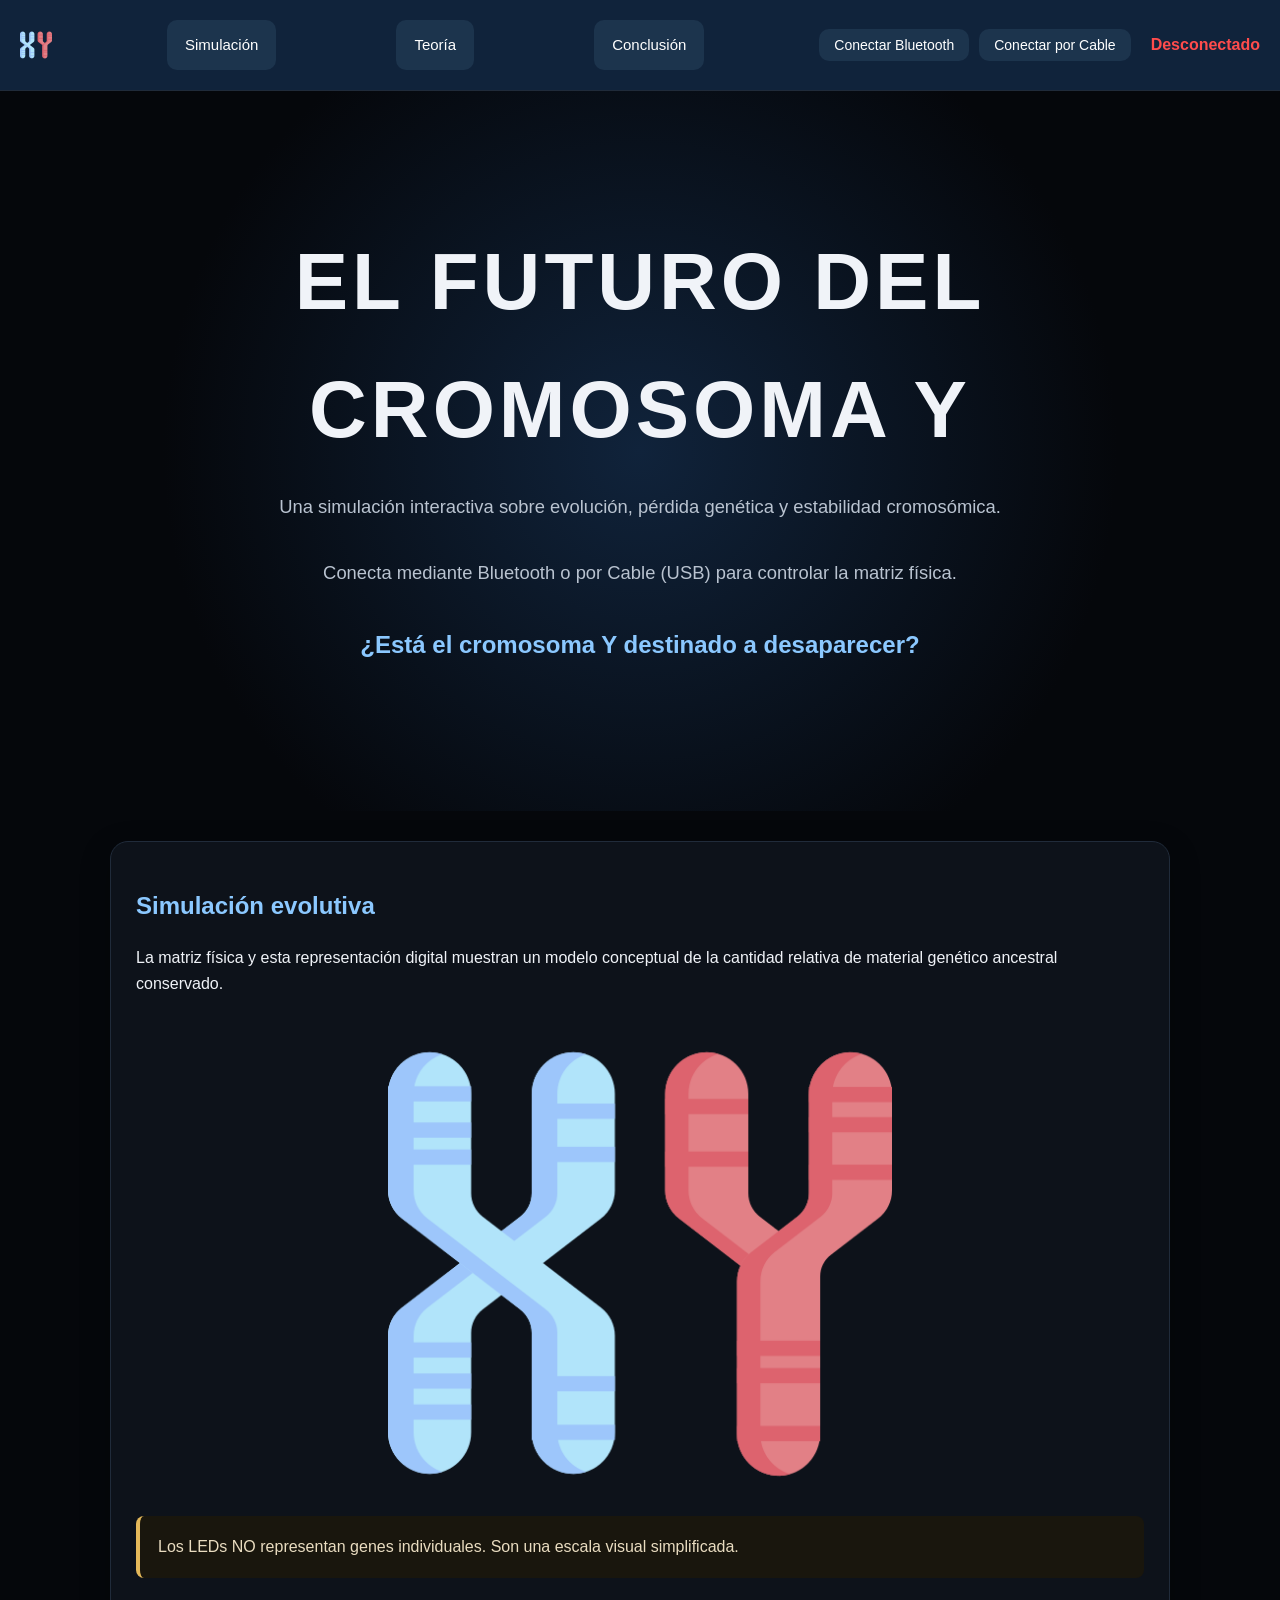
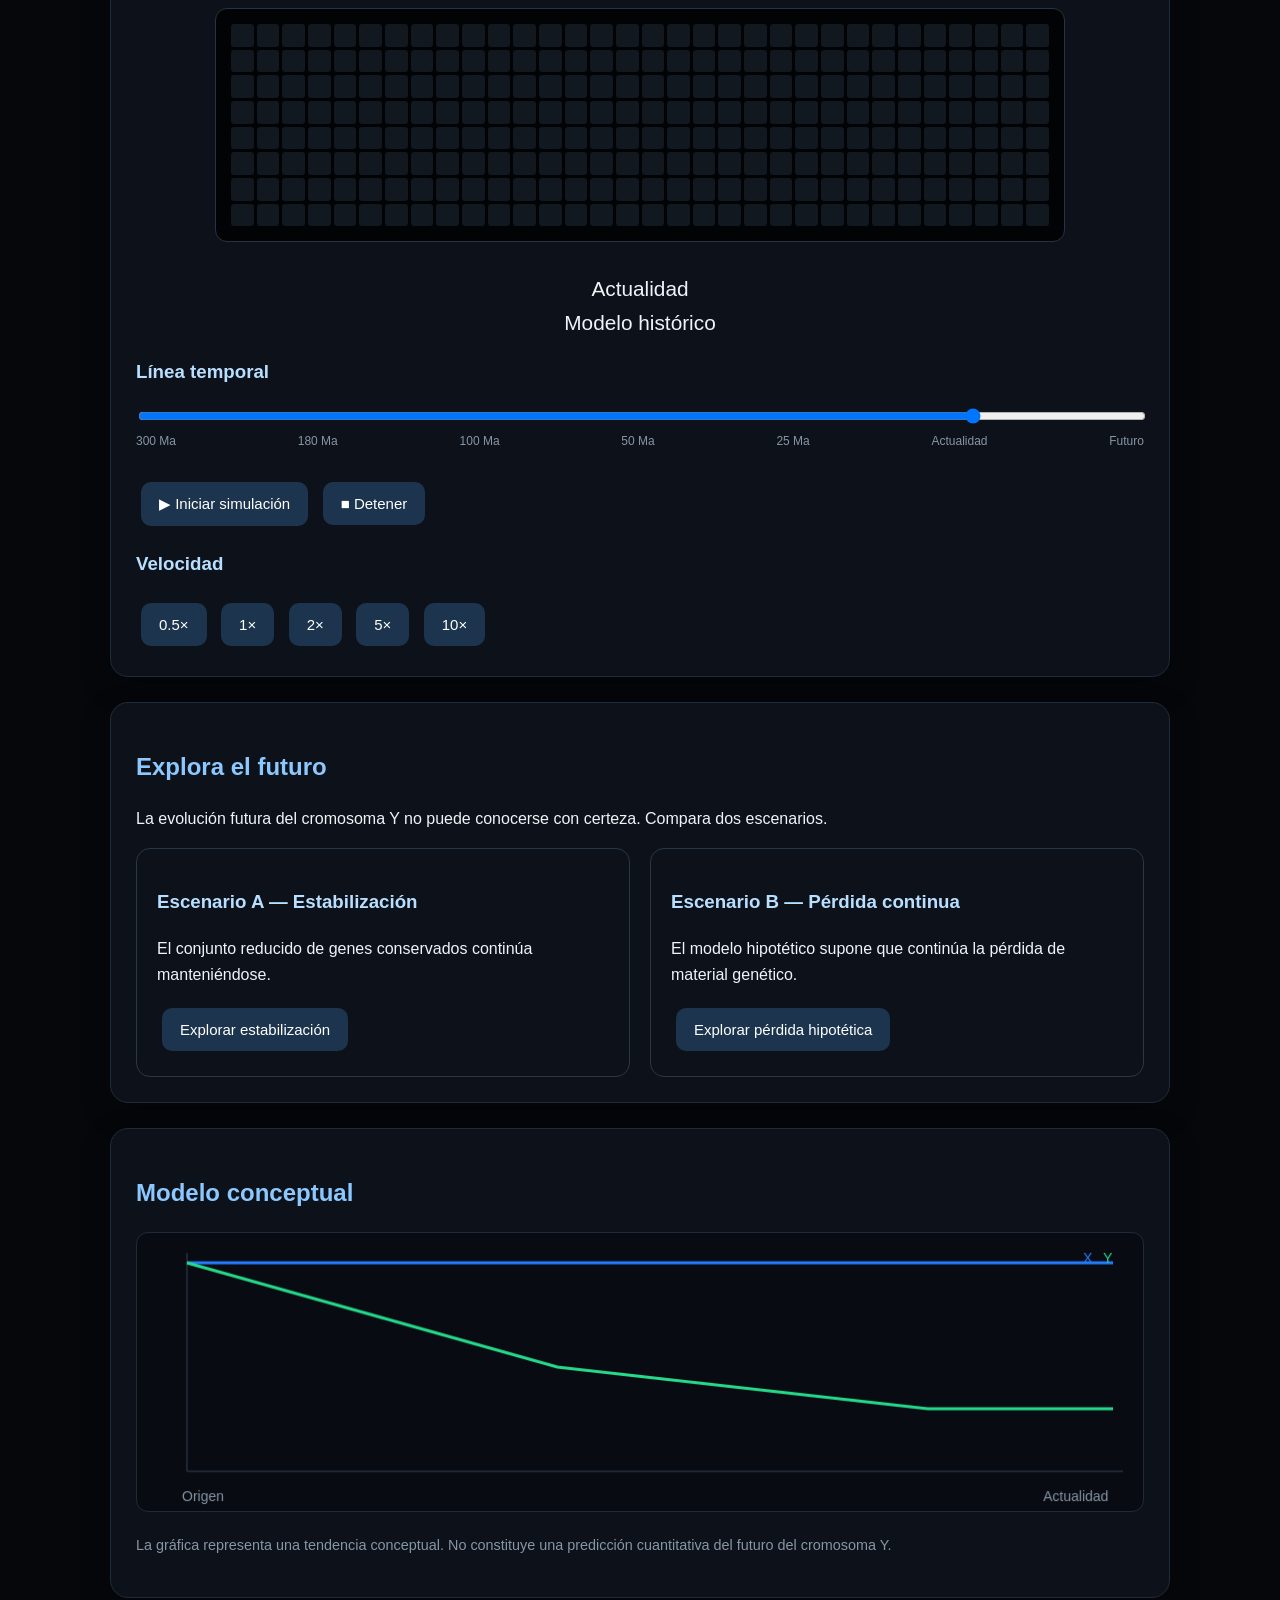
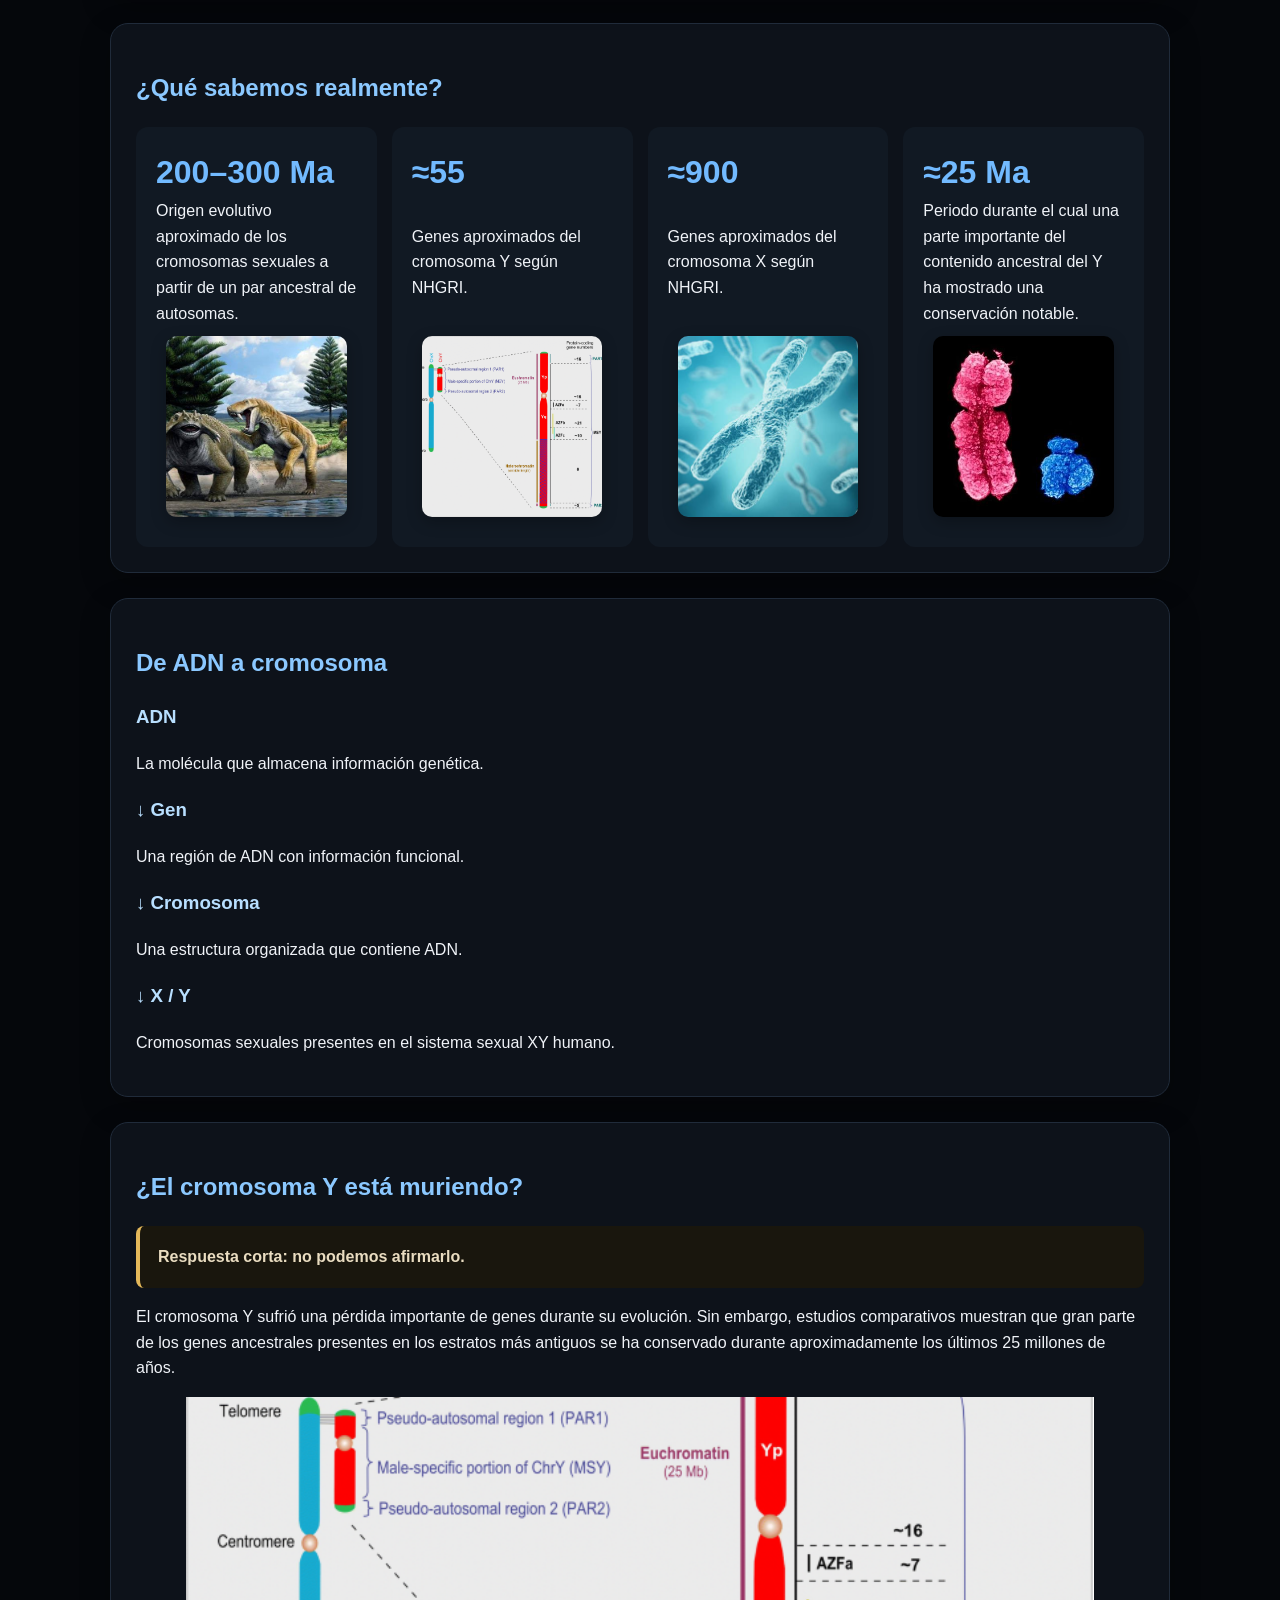
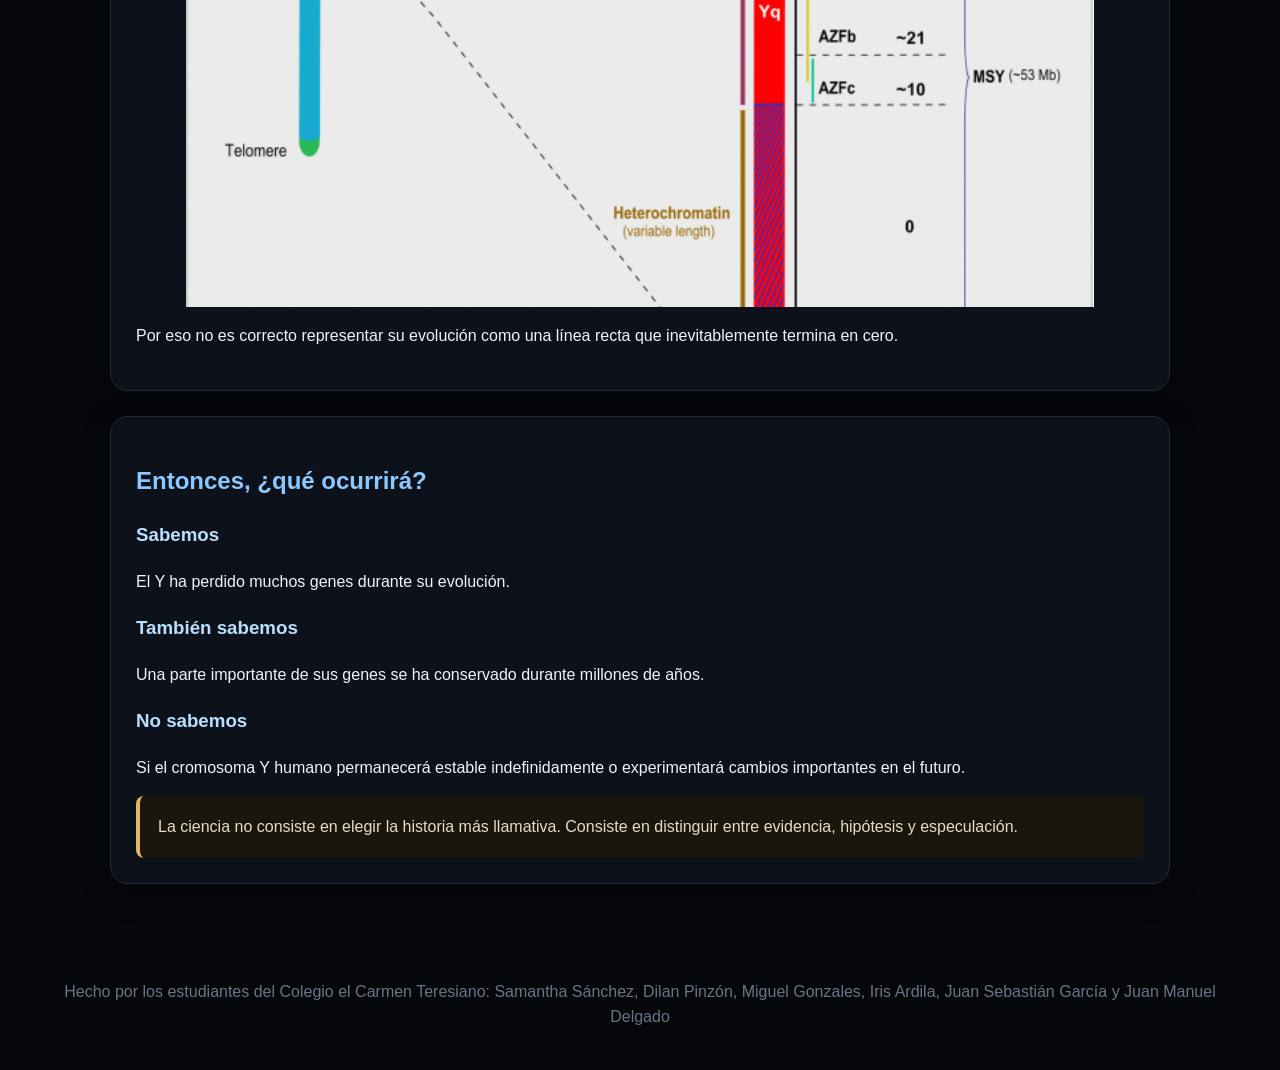
<file: index.html>
<!DOCTYPE html>
<html lang="es">
<head>
  <meta charset="UTF-8">
  <meta name="viewport" content="width=device-width, initial-scale=1.0">
  <title>El futuro del cromosoma Y</title>
  <link rel="stylesheet" href="styles.css">
</head>

<body>
  <nav class="navbar">
    <img src="cromosomas.png" class="icon">
    
    <a class="button nav-button" href="#simulación-evolutiva">Simulación</a>
    <a class="button nav-button" href="#teoría">Teoría</a>
    <a class="button nav-button" href="#conclusión">Conclusión</a>

    <div class="nav-controls">
      <button onclick="connectBLE()">Conectar Bluetooth</button>
      <button onclick="connectSerial()">Conectar por Cable</button>
      <span id="connectionStatus" style="color: #ff4c4c; font-weight: bold; margin-left: 10px;">Desconectado</span>
    </div>
  </nav>

  <header>
    <h1>EL FUTURO DEL CROMOSOMA Y</h1>
    <p>Una simulación interactiva sobre evolución, pérdida genética y estabilidad cromosómica.</p>
    <p>Conecta mediante Bluetooth o por Cable (USB) para controlar la matriz física.</p>
    <h2>¿Está el cromosoma Y destinado a desaparecer?</h2>
  </header>

  <div class="container">
    <section class="card" id="simulación-evolutiva">
      <h2>Simulación evolutiva</h2>
      <p>La matriz física y esta representación digital muestran un modelo conceptual de la cantidad relativa de material genético ancestral conservado.</p>

      <img src="cromosomas.png" class="small-img">

      <div class="warning">Los LEDs NO representan genes individuales. Son una escala visual simplificada.</div>

      <div class="matrix" id="matrix"></div>

      <div class="status">
        <span id="timeName">Actualidad</span><br>
        <span id="statusText">Modelo histórico</span>
      </div>
    
      <h3>Línea temporal</h3>
      <input type="range" id="timeline" min="0" max="6" step="1" value="5" oninput="changeTimeline(this.value)">

      <div class="timelineLabels">
        <span>300 Ma</span><span>180 Ma</span><span>100 Ma</span><span>50 Ma</span><span>25 Ma</span><span>Actualidad</span><span>Futuro</span>
      </div>

      <br>
      <button onclick="startSimulation()">▶ Iniciar simulación</button>
      <button onclick="stopSimulation()">■ Detener</button>
      <h3>Velocidad</h3>
      <button onclick="setSpeed(.5)">0.5×</button>
      <button onclick="setSpeed(1)">1×</button>
      <button onclick="setSpeed(2)">2×</button>
      <button onclick="setSpeed(5)">5×</button>
      <button onclick="setSpeed(10)">10×</button>
    </section>

    <section class="card">
      <h2>Explora el futuro</h2>
      <p>La evolución futura del cromosoma Y no puede conocerse con certeza. Compara dos escenarios.</p>

      <div class="scenario">
        <div class="scenarioBox">
          <h3>Escenario A — Estabilización</h3>
          <p>El conjunto reducido de genes conservados continúa manteniéndose.</p>
          <button onclick="setScenario(1)">Explorar estabilización</button>
        </div>

        <div class="scenarioBox">
          <h3>Escenario B — Pérdida continua</h3>
          <p>El modelo hipotético supone que continúa la pérdida de material genético.</p>
          <button onclick="setScenario(2)">Explorar pérdida hipotética</button>
        </div>
      </div>
    </section>

    <section class="card">
      <h2>Modelo conceptual</h2>
      <canvas id="graph" class="graph"></canvas>
      <p class="small">La gráfica representa una tendencia conceptual. No constituye una predicción cuantitativa del futuro del cromosoma Y.</p>
    </section>

    <section class="card" id="teoría">
      <h2>¿Qué sabemos realmente?</h2>

      <div class="stats">
        <div class="stat"><strong>200–300 Ma</strong>Origen evolutivo aproximado de los cromosomas sexuales a partir de un par ancestral de autosomas. <img class="big-img radius-corners square" src="Synapsids.jfif"></div>
        <div class="stat"><strong>≈55</strong>Genes aproximados del cromosoma Y según NHGRI. <img class="big-img radius-corners square" src="perdida-cromosoma.png"></div>
        <div class="stat"><strong>≈900</strong>Genes aproximados del cromosoma X según NHGRI. <img class="big-img radius-corners square" src="cromosoma-x.jfif"></div>
        <div class="stat"><strong>≈25 Ma</strong>Periodo durante el cual una parte importante del contenido ancestral del Y ha mostrado una conservación notable. <img class="big-img radius-corners square" src="comparación-cromosomas.jfif"></div>
       </div>
      </section>

    <section class="card">
      <h2>De ADN a cromosoma</h2>
      <h3>ADN</h3>
      <p>La molécula que almacena información genética.</p>
      <h3>↓ Gen</h3>
      <p>Una región de ADN con información funcional.</p>
      <h3>↓ Cromosoma</h3>
      <p>Una estructura organizada que contiene ADN.</p>
      <h3>↓ X / Y</h3>
      <p>Cromosomas sexuales presentes en el sistema sexual XY humano.</p>
    </section>

    <section class="card" id="conclusión">
      <h2>¿El cromosoma Y está muriendo?</h2>

      <div class="warning"><strong>Respuesta corta: no podemos afirmarlo.</strong></div>

      <p>El cromosoma Y sufrió una pérdida importante de genes durante su evolución. Sin embargo, estudios comparativos muestran que gran parte de los genes ancestrales presentes en los estratos más antiguos se ha conservado durante aproximadamente los últimos 25 millones de años.</p>
      <img src="perdida-cromosoma.png" class="big-img rectangle">
      <p>Por eso no es correcto representar su evolución como una línea recta que inevitablemente termina en cero.</p>
    </section>

    <section class="card">
      <h2>Entonces, ¿qué ocurrirá?</h2>
      <h3>Sabemos</h3>
      <p>El Y ha perdido muchos genes durante su evolución.</p>
      <h3>También sabemos</h3>
      <p>Una parte importante de sus genes se ha conservado durante millones de años.</p>
      <h3>No sabemos</h3>
      <p>Si el cromosoma Y humano permanecerá estable indefinidamente o experimentará cambios importantes en el futuro.</p>

      <div class="warning">La ciencia no consiste en elegir la historia más llamativa. Consiste en distinguir entre evidencia, hipótesis y especulación.</div>
      </section>

    </div>

  <footer>
    Hecho por los estudiantes del Colegio el Carmen Teresiano: Samantha Sánchez, Dilan Pinzón, Miguel Gonzales, Iris Ardila, Juan Sebastián García y Juan Manuel Delgado 
  </footer>

  <script src="script.js"></script>
</body>
</html>
</file>
<file: styles.css>
* {
  box-sizing: border-box;
}

body {
  margin: 0;
  font-family: Arial, Helvetica, sans-serif;
  background: #05070b;
  color: #f0f3f8;
  line-height: 1.6;
}

.navbar {
  display: flex;
  justify-content: space-between;
  align-items: center;
  background: #10233b;
  padding: 15px 20px;
  border-bottom: 1px solid #202b3a;
}

.navbar h2 {
  margin: 0;
  color: #8bc8ff;
  font-size: 1.2rem;
}

.nav-controls {
  display: flex;
  gap: 10px;
  align-items: center;
}

.nav-controls input {
  padding: 8px;
  border-radius: 6px;
  border: 1px solid #273445;
  background: #020305;
  color: white;
  width: 250px;
}

.nav-controls button {
  margin: 0;
  padding: 8px 15px;
  font-size: 14px;
}

header {
  min-height: 80vh;
  display: flex;
  flex-direction: column;
  justify-content: center;
  align-items: center;
  text-align: center;
  padding: 40px 20px;
  background: radial-gradient(circle at center, #10233b, #05070b 65%);
}

header h1 {
  font-size: clamp(2.2rem, 7vw, 5rem);
  margin: 0;
  letter-spacing: 4px;
}

header p {
  max-width: 750px;
  font-size: 1.15rem;
  color: #b9c3d0;
}

.container {
  max-width: 1100px;
  margin: auto;
  padding: 30px 20px;
}

.card {
  background: #0d121a;
  border: 1px solid #202b3a;
  border-radius: 18px;
  padding: 25px;
  margin-bottom: 25px;
  box-shadow: 0 10px 30px rgba(0,0,0,.25);
}

h2 {
  color: #8bc8ff;
}

h3 {
  color: #b8dfff;
}

button, .button {
  text-decoration: none;
  border: none;
  border-radius: 10px;
  padding: 13px 18px;
  margin: 5px;
  background: #1c344d;
  color: white;
  cursor: pointer;
  font-size: 15px;
  transition: all 0.3s ease
}

button:hover, .button:hover {
  background: #295477;
  transform: scale(1.2);
}

button.active {
  background: #357bb5;
}

.timeline {
  width: 100%;
}

input[type=range] {
  width: 100%;
}

.timelineLabels {
  display: flex;
  justify-content: space-between;
  color: #8795a5;
  font-size: 12px;
}

.status {
  text-align: center;
  font-size: 1.3rem;
  margin: 15px;
}

.matrix {
  display: grid;
  grid-template-columns: repeat(32, 1fr);
  gap: 3px;
  max-width: 850px;
  margin: 30px auto;
  padding: 15px;
  background: #020305;
  border: 1px solid #273445;
  border-radius: 12px;
}

.pixel {
  aspect-ratio: 1;
  border-radius: 3px;
  background: #111820;
  transition: .15s;
}

.pixel.x {
  background: #267cff;
  box-shadow: 0 0 8px #267cff;
}

.pixel.y {
  background: #26d98b;
  box-shadow: 0 0 8px #26d98b;
}

.graph {
  width: 100%;
  height: 280px;
  background: #080c12;
  border-radius: 12px;
  border: 1px solid #202b3a;
}

.stats {
  display: grid;
  grid-template-columns: repeat(auto-fit, minmax(180px, 1fr));
  gap: 15px;
}

.stat {
  display: flex;
  flex-direction: column;
  justify-content: space-between;
  background: #111923;
  padding: 20px;
  border-radius: 12px;
  transition: all 0.3s ease-in;
}

.stat:hover {
    transform: scale(1.1);
}

.stat strong {
  display: block;
  font-size: 2rem;
  color: #72baff;
}

.warning {
  padding: 18px;
  border-left: 4px solid #e4b85a;
  background: #19160d;
  color: #e9dcc0;
  border-radius: 8px;
}

.scenario {
  display: grid;
  grid-template-columns: 1fr 1fr;
  gap: 20px;
}

.scenarioBox {
  padding: 20px;
  border: 1px solid #293747;
  border-radius: 14px;
}

.small-img {
    display: block;
    width: 50%;
    height: auto;
    margin: auto auto;
}

.big-img {
    display: block;
    width: 90%;
    object-fit: cover;
    height: auto;
    margin: 10px auto; 
}

.icon {
    width: auto;
    height: 2rem;
}

.square {
  aspect-ratio: 1/1;
}

.rectangle {
  aspect-ratio: 16/9;
}

.radius-corners {
    border-radius: 10px;
    box-shadow: 0 5px 15px rgba(0,0,0,.25)
}

footer {
  text-align: center;
  padding: 40px;
  color: #687587;
}

.small {
  font-size: .9rem;
  color: #8795a5;
}

@media(max-width:700px) {
  .scenario {
    grid-template-columns: 1fr;
  }
  .matrix {
    gap: 2px;
    padding: 8px;
  }
  .nav-controls {
    flex-direction: column;
    width: 100%;
  }
  .nav-controls input {
    width: 100%;
  }
}
</file>
